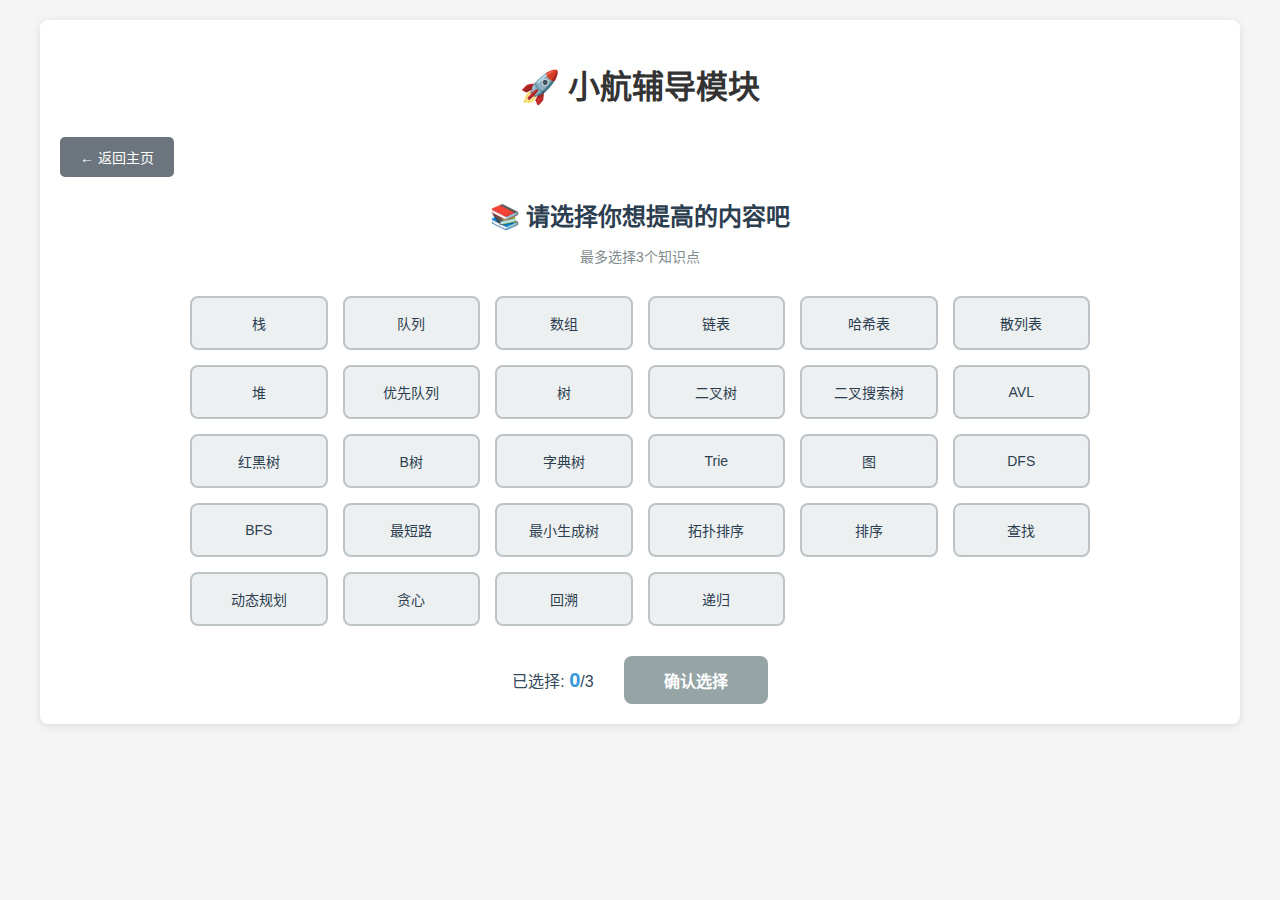
<file: static/xiaohang.html>
<!DOCTYPE html>
<html lang="zh-CN">
<head>
    <meta charset="UTF-8">
    <meta name="viewport" content="width=device-width, initial-scale=1.0">
    <title>小航辅导模块 - ProgramMate</title>
    
    <!-- 引入marked.js和代码高亮 -->
    <script src="/static/js/marked.min.js"></script>
    <link rel="stylesheet" href="/static/css/github.min.css">
    <script src="/static/js/highlight.min.js"></script>
    
    <!-- 引入KaTeX -->
    <link rel="stylesheet" href="/static/css/katex.min.css">
    <script defer src="/static/js/katex.min.js"></script>
    <script defer src="/static/js/auto-render.min.js"></script>
    
    <!-- 引入样式 -->
    <link rel="stylesheet" href="/static/styles.css">
    <link rel="stylesheet" href="/static/xiaohang.css">
</head>
<body>
    <div class="container">
        <h1>🚀 小航辅导模块</h1>
        
        <!-- 返回主页按钮 -->
        <div class="back-button">
            <button onclick="window.location.href='/'">← 返回主页</button>
        </div>
        
        <!-- 阶段1: 知识点选择 -->
        <div id="stage-selection" class="stage active">
            <h2>📚 请选择你想提高的内容吧</h2>
            <p class="hint">最多选择3个知识点</p>
            
            <div class="knowledge-grid" id="knowledge-grid">
                <!-- 知识点按钮将通过JavaScript动态生成 -->
            </div>
            
            <div class="selection-info">
                <span>已选择: <span id="selected-count">0</span>/3</span>
                <button id="confirm-btn" class="confirm-btn" onclick="confirmSelection()" disabled>确认选择</button>
            </div>
        </div>
        
        <!-- 阶段2: 编程练习 -->
        <div id="stage-practice" class="stage">
            <div class="practice-header">
                <h2>💡 编程练习</h2>
                <div class="difficulty-badge">
                    <span>当前难度: </span>
                    <span id="current-difficulty" class="badge">简单</span>
                </div>
                <div class="progress-info">
                    <span>已完成: <span id="completed-count">0</span>/3</span>
                </div>
            </div>
            
            <!-- 题目显示区域 -->
            <div class="problem-section">
                <div class="section-header">
                    <h3>📝 题目</h3>
                    <button onclick="generateNewProblem()" class="refresh-btn">🔄 生成新题</button>
                </div>
                <div id="problem-display" class="problem-display markdown-body">
                    <p class="loading">正在生成题目...</p>
                </div>
            </div>
            
            <!-- 主要内容区域 -->
            <div class="practice-content">
                <!-- 左侧: 代码编辑区 -->
                <div class="code-section">
                    <div class="section-header">
                        <h3>💻 代码编辑器</h3>
                        <button onclick="submitCode()" class="submit-btn">提交代码</button>
                    </div>
                    <textarea id="code-editor" class="code-editor" placeholder="在这里编写你的C语言代码..."></textarea>
                    
                    <!-- 代码评判结果 -->
                    <div id="judgment-result" class="judgment-result" style="display: none;">
                        <h4>📊 评判结果</h4>
                        <div id="judgment-content" class="markdown-body"></div>
                    </div>
                </div>
                
                <!-- 右侧: 辅导按钮区 -->
                <div class="guidance-section">
                    <h3>🎯 智能辅导</h3>
                    <div class="guidance-buttons">
                        <button class="guidance-btn" onclick="getGuidance('思路')" data-type="思路">
                            <span class="btn-icon">💭</span>
                            <span class="btn-text">5步启发式</span>
                            <span class="btn-desc">简洁思路引导</span>
                        </button>
                        
                        <button class="guidance-btn" onclick="getGuidance('框架')" data-type="框架">
                            <span class="btn-icon">🏗️</span>
                            <span class="btn-text">智能审题</span>
                            <span class="btn-desc">核心函数框架</span>
                        </button>
                        
                        <button class="guidance-btn" onclick="getGuidance('伪代码')" data-type="伪代码">
                            <span class="btn-icon">📋</span>
                            <span class="btn-text">代码分析</span>
                            <span class="btn-desc">伪代码补充</span>
                        </button>
                        
                        <button class="guidance-btn" onclick="getGuidance('核心语句')" data-type="核心语句">
                            <span class="btn-icon">🔑</span>
                            <span class="btn-text">关键点拨</span>
                            <span class="btn-desc">核心代码框架</span>
                        </button>
                        
                        <button class="guidance-btn complete-btn" onclick="getGuidance('完整代码')" data-type="完整代码">
                            <span class="btn-icon">✅</span>
                            <span class="btn-text">正确代码</span>
                            <span class="btn-desc">查看完整实现</span>
                        </button>
                    </div>
                    
                    <!-- 辅导内容显示区 -->
                    <div id="guidance-display" class="guidance-display" style="display: none;">
                        <div class="guidance-header">
                            <h4 id="guidance-title">辅导内容</h4>
                            <button onclick="closeGuidance()" class="close-btn">✕</button>
                        </div>
                        <div id="guidance-content" class="markdown-body"></div>
                    </div>
                </div>
            </div>
            
            <!-- 重新开始按钮 -->
            <div class="restart-section">
                <button onclick="restartSession()" class="restart-btn">🔄 重新选择知识点</button>
            </div>
        </div>
    </div>
    
    <script src="/static/xiaohang.js"></script>
</body>
</html>
</file>
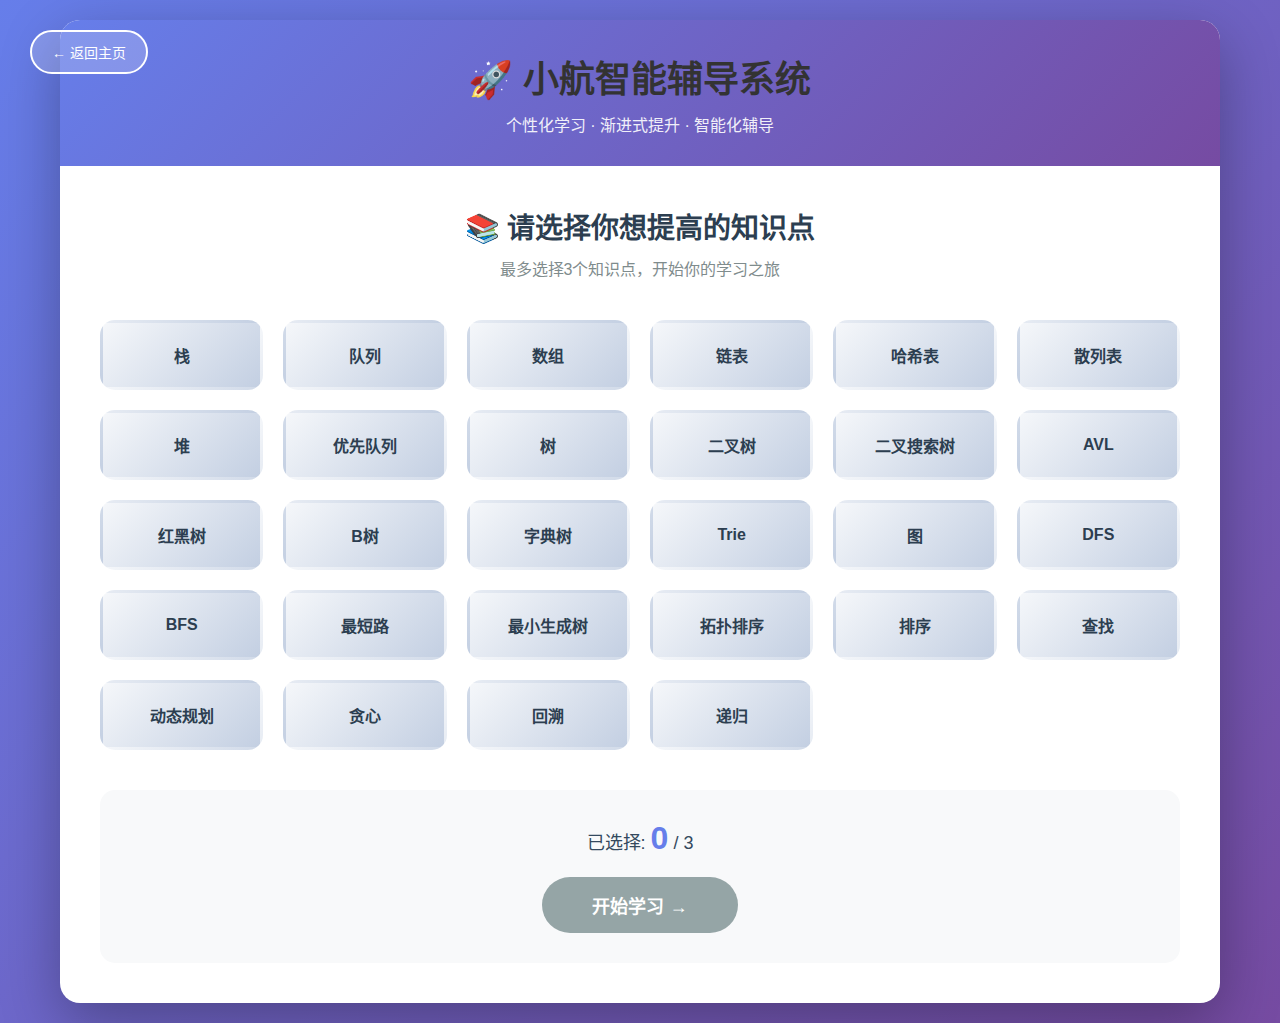
<file: static/xiaohang_v2.html>
<!DOCTYPE html>
<html lang="zh-CN">
<head>
    <meta charset="UTF-8">
    <meta name="viewport" content="width=device-width, initial-scale=1.0">
    <title>小航辅导模块 - ProgramMate</title>
    
    <!-- 引入依赖 -->
    <script src="/static/js/marked.min.js"></script>
    <link rel="stylesheet" href="/static/css/github.min.css">
    <script src="/static/js/highlight.min.js"></script>
    <link rel="stylesheet" href="/static/css/katex.min.css">
    <script defer src="/static/js/katex.min.js"></script>
    <script defer src="/static/js/auto-render.min.js"></script>
    <link rel="stylesheet" href="/static/styles.css">
    
    <style>
        * {
            margin: 0;
            padding: 0;
            box-sizing: border-box;
        }
        
        body {
            font-family: -apple-system, BlinkMacSystemFont, 'Segoe UI', Roboto, 'Helvetica Neue', Arial, sans-serif;
            background: linear-gradient(135deg, #667eea 0%, #764ba2 100%);
            min-height: 100vh;
            padding: 20px;
        }
        
        .main-container {
            max-width: 1400px;
            margin: 0 auto;
            background: white;
            border-radius: 20px;
            box-shadow: 0 20px 60px rgba(0,0,0,0.3);
            overflow: hidden;
        }
        
        .header {
            background: linear-gradient(135deg, #667eea 0%, #764ba2 100%);
            color: white;
            padding: 30px;
            text-align: center;
        }
        
        .header h1 {
            font-size: 36px;
            margin-bottom: 10px;
        }
        
        .header p {
            font-size: 16px;
            opacity: 0.9;
        }
        
        .back-btn {
            position: absolute;
            top: 30px;
            left: 30px;
            padding: 10px 20px;
            background: rgba(255,255,255,0.2);
            color: white;
            border: 2px solid white;
            border-radius: 25px;
            cursor: pointer;
            font-size: 14px;
            transition: all 0.3s;
        }
        
        .back-btn:hover {
            background: white;
            color: #667eea;
        }
        
        .content {
            padding: 40px;
        }
        
        /* 阶段容器 */
        .stage {
            display: none;
        }
        
        .stage.active {
            display: block;
            animation: fadeIn 0.5s;
        }
        
        @keyframes fadeIn {
            from { opacity: 0; transform: translateY(20px); }
            to { opacity: 1; transform: translateY(0); }
        }
        
        /* 知识点选择 */
        .selection-title {
            text-align: center;
            margin-bottom: 40px;
        }
        
        .selection-title h2 {
            font-size: 28px;
            color: #2c3e50;
            margin-bottom: 10px;
        }
        
        .selection-title .hint {
            color: #7f8c8d;
            font-size: 16px;
        }
        
        .knowledge-grid {
            display: grid;
            grid-template-columns: repeat(auto-fill, minmax(140px, 1fr));
            gap: 20px;
            margin-bottom: 40px;
        }
        
        .knowledge-btn {
            padding: 20px;
            background: linear-gradient(135deg, #f5f7fa 0%, #c3cfe2 100%);
            border: 3px solid transparent;
            border-radius: 15px;
            cursor: pointer;
            font-size: 16px;
            font-weight: 600;
            color: #2c3e50;
            transition: all 0.3s;
            text-align: center;
        }
        
        .knowledge-btn:hover {
            transform: translateY(-5px);
            box-shadow: 0 10px 25px rgba(0,0,0,0.15);
        }
        
        .knowledge-btn.selected {
            background: linear-gradient(135deg, #667eea 0%, #764ba2 100%);
            border-color: #667eea;
            color: white;
            transform: scale(1.05);
        }
        
        .knowledge-btn.disabled {
            opacity: 0.4;
            cursor: not-allowed;
        }
        
        .selection-footer {
            text-align: center;
            padding: 30px;
            background: #f8f9fa;
            border-radius: 15px;
        }
        
        .selection-info {
            font-size: 18px;
            margin-bottom: 20px;
            color: #34495e;
        }
        
        .selected-count {
            font-size: 32px;
            font-weight: bold;
            color: #667eea;
        }
        
        .confirm-btn {
            padding: 15px 50px;
            background: linear-gradient(135deg, #667eea 0%, #764ba2 100%);
            color: white;
            border: none;
            border-radius: 30px;
            font-size: 18px;
            font-weight: bold;
            cursor: pointer;
            transition: all 0.3s;
            box-shadow: 0 5px 15px rgba(102, 126, 234, 0.4);
        }
        
        .confirm-btn:hover:not(:disabled) {
            transform: translateY(-2px);
            box-shadow: 0 8px 20px rgba(102, 126, 234, 0.6);
        }
        
        .confirm-btn:disabled {
            background: #95a5a6;
            cursor: not-allowed;
            box-shadow: none;
        }
        
        /* 练习阶段 */
        .practice-header {
            display: flex;
            justify-content: space-between;
            align-items: center;
            margin-bottom: 30px;
            padding: 20px;
            background: linear-gradient(135deg, #667eea 0%, #764ba2 100%);
            border-radius: 15px;
            color: white;
        }
        
        .practice-header h2 {
            font-size: 24px;
        }
        
        .badge {
            padding: 8px 20px;
            border-radius: 20px;
            font-weight: bold;
            font-size: 14px;
        }
        
        .badge.简单 {
            background: #2ecc71;
            color: white;
        }
        
        .badge.中等 {
            background: #f39c12;
            color: white;
        }
        
        .badge.困难 {
            background: #e74c3c;
            color: white;
        }
        
        .problem-section {
            background: #f8f9fa;
            border-radius: 15px;
            padding: 30px;
            margin-bottom: 30px;
            border: 2px solid #e9ecef;
        }
        
        .section-header {
            display: flex;
            justify-content: space-between;
            align-items: center;
            margin-bottom: 20px;
        }
        
        .section-header h3 {
            font-size: 20px;
            color: #2c3e50;
        }
        
        .refresh-btn {
            padding: 10px 20px;
            background: #3498db;
            color: white;
            border: none;
            border-radius: 8px;
            cursor: pointer;
            transition: all 0.3s;
        }
        
        .refresh-btn:hover {
            background: #2980b9;
        }
        
        .problem-display {
            background: white;
            padding: 25px;
            border-radius: 10px;
            min-height: 200px;
            line-height: 1.8;
        }
        
        .practice-content {
            display: grid;
            grid-template-columns: 1fr 1fr;
            gap: 30px;
            align-items: start;
        }
        
        @media (max-width: 1200px) {
            .practice-content {
                grid-template-columns: 1fr;
            }
        }
        
        .code-section, .guidance-section {
            background: #f8f9fa;
            border-radius: 15px;
            padding: 25px;
            border: 2px solid #e9ecef;
            min-height: 500px;
            max-height: 800px;
            overflow-y: auto;
        }
        
        .code-editor {
            width: 100%;
            min-height: 400px;
            padding: 20px;
            font-family: 'Courier New', monospace;
            font-size: 14px;
            border: 2px solid #dee2e6;
            border-radius: 10px;
            resize: vertical;
            background: #ffffff;
        }
        
        .submit-btn {
            margin-top: 15px;
            padding: 12px 30px;
            background: #27ae60;
            color: white;
            border: none;
            border-radius: 8px;
            font-size: 16px;
            font-weight: bold;
            cursor: pointer;
            transition: all 0.3s;
        }
        
        .submit-btn:hover {
            background: #229954;
            transform: translateY(-2px);
        }
        
        .guidance-buttons {
            display: flex;
            flex-direction: column;
            gap: 15px;
        }
        
        .guidance-btn {
            padding: 20px;
            background: white;
            border: 2px solid #dee2e6;
            border-radius: 12px;
            cursor: pointer;
            transition: all 0.3s;
            text-align: left;
        }
        
        .guidance-btn:hover {
            border-color: #667eea;
            background: #f0f3ff;
            transform: translateX(5px);
        }
        
        .guidance-btn .btn-icon {
            font-size: 28px;
            display: block;
            margin-bottom: 8px;
        }
        
        .guidance-btn .btn-text {
            font-size: 16px;
            font-weight: bold;
            color: #2c3e50;
            display: block;
            margin-bottom: 5px;
        }
        
        .guidance-btn .btn-desc {
            font-size: 13px;
            color: #7f8c8d;
        }
        
        .judgment-result, .guidance-display {
            margin-top: 20px;
            padding: 20px;
            background: white;
            border: 2px solid #3498db;
            border-radius: 10px;
        }
        
        .restart-section {
            text-align: center;
            margin-top: 40px;
        }
        
        .restart-btn {
            padding: 15px 40px;
            background: #e74c3c;
            color: white;
            border: none;
            border-radius: 30px;
            font-size: 16px;
            cursor: pointer;
            transition: all 0.3s;
        }
        
        .restart-btn:hover {
            background: #c0392b;
            transform: scale(1.05);
        }
        
        .loading {
            text-align: center;
            color: #7f8c8d;
            font-style: italic;
            padding: 40px;
            display: flex;
            align-items: center;
            justify-content: center;
            gap: 10px;
        }
        
        .loading::before {
            content: '';
            width: 20px;
            height: 20px;
            border: 3px solid #e9ecef;
            border-top-color: #667eea;
            border-radius: 50%;
            animation: spin 1s linear infinite;
        }
        
        @keyframes spin {
            to { transform: rotate(360deg); }
        }
        
        /* 问号问题高亮样式 */
        .question-highlight {
            color: #e67e22 !important;
            font-weight: 600;
            background: linear-gradient(120deg, #f39c12 0%, #e67e22 100%);
            -webkit-background-clip: text;
            -webkit-text-fill-color: transparent;
            background-clip: text;
        }
        
        .close-btn {
            background: #e74c3c;
            color: white;
            border: none;
            border-radius: 50%;
            width: 35px;
            height: 35px;
            cursor: pointer;
            font-size: 20px;
            transition: all 0.3s;
        }
        
        .close-btn:hover {
            background: #c0392b;
            transform: rotate(90deg);
        }
        
        /* 难度切换按钮样式 */
        .difficulty-buttons-container {
            margin: 20px 0 !important;
            padding: 0 !important;
        }
        
        .difficulty-switch-btn {
            display: block !important;
            width: 100% !important;
            padding: 15px 25px !important;
            margin: 0 0 12px 0 !important;
            border: none !important;
            border-radius: 12px !important;
            cursor: pointer !important;
            font-weight: bold !important;
            font-size: 15px !important;
            text-align: left !important;
            transition: all 0.3s !important;
            color: white !important;
            background: linear-gradient(135deg, #667eea 0%, #764ba2 100%) !important;
            box-shadow: 0 4px 15px rgba(102, 126, 234, 0.3) !important;
        }
        
        .difficulty-switch-btn:hover {
            transform: translateY(-2px) !important;
            box-shadow: 0 6px 20px rgba(102, 126, 234, 0.5) !important;
        }
        
        .difficulty-switch-btn:last-child {
            margin-bottom: 0 !important;
        }
        
        /* 恭喜消息动画 */
        @keyframes celebrationPulse {
            0%, 100% {
                transform: scale(1);
                box-shadow: 0 4px 20px rgba(79, 172, 254, 0.4);
            }
            50% {
                transform: scale(1.02);
                box-shadow: 0 6px 30px rgba(79, 172, 254, 0.6);
            }
        }
    </style>
</head>
<body>
    <button class="back-btn" onclick="window.location.href='/'">← 返回主页</button>
    
    <div class="main-container">
        <div class="header">
            <h1>🚀 小航智能辅导系统</h1>
            <p>个性化学习 · 渐进式提升 · 智能化辅导</p>
        </div>
        
        <div class="content">
            <!-- 阶段1: 知识点选择 -->
            <div id="stage-selection" class="stage active">
                <div class="selection-title">
                    <h2>📚 请选择你想提高的知识点</h2>
                    <p class="hint">最多选择3个知识点，开始你的学习之旅</p>
                </div>
                
                <div class="knowledge-grid" id="knowledge-grid">
                    <!-- JavaScript动态生成 -->
                </div>
                
                <div class="selection-footer">
                    <div class="selection-info">
                        已选择: <span class="selected-count" id="selected-count">0</span> / 3
                    </div>
                    <button id="confirm-btn" class="confirm-btn" onclick="confirmSelection()" disabled>
                        开始学习 →
                    </button>
                </div>
            </div>
            
            <!-- 阶段2: 编程练习 -->
            <div id="stage-practice" class="stage">
                <div class="practice-header">
                    <h2>💡 编程练习</h2>
                    <div style="display: flex; align-items: center; gap: 20px;">
                        <div>
                            <span>难度: </span>
                            <span id="current-difficulty" class="badge 简单">简单</span>
                            <span style="margin-left: 20px;">进度: <span id="completed-count">0</span>/3</span>
                        </div>
                        <button onclick="showKnowledgeSeeking()" style="padding: 10px 20px; background: rgba(255,255,255,0.3); color: white; border: 2px solid white; border-radius: 25px; cursor: pointer; font-size: 14px; font-weight: bold; transition: all 0.3s;" onmouseover="this.style.background='white'; this.style.color='#667eea';" onmouseout="this.style.background='rgba(255,255,255,0.3)'; this.style.color='white';">
                            📖 知识点总结
                        </button>
                    </div>
                </div>
                
                <!-- 题目区域 -->
                <div class="problem-section">
                    <div class="section-header">
                        <h3>📝 题目</h3>
                        <button onclick="generateNewProblem()" class="refresh-btn">🔄 换一题</button>
                    </div>
                    <div id="problem-display" class="problem-display markdown-body">
                        <p class="loading"></p>
                    </div>
                </div>
                
                <!-- 主要内容 -->
                <div class="practice-content">
                    <!-- 左侧: 代码编辑 -->
                    <div class="code-section">
                        <h3>💻 代码编辑器</h3>
                        <textarea id="code-editor" class="code-editor" placeholder="在这里编写你的C语言代码...

示例:
#include <stdio.h>

int main() {
    // 你的代码
    return 0;
}"></textarea>
                        <button onclick="submitCode()" class="submit-btn">提交代码 ✓</button>
                        
                        <div id="judgment-result" class="judgment-result" style="display: none;">
                            <h4>📊 评判结果</h4>
                            <div id="judgment-content" class="markdown-body"></div>
                        </div>
                    </div>
                    
                    <!-- 右侧: 智能辅导 -->
                    <div class="guidance-section">
                        <h3>🎯 智能辅导</h3>
                        <div class="guidance-buttons">
                            <button class="guidance-btn" onclick="getGuidance('思路')">
                                <span class="btn-icon">💭</span>
                                <span class="btn-text">智能审题</span>
                                <span class="btn-desc">简洁思路引导</span>
                            </button>
                            
                            <button class="guidance-btn" onclick="getGuidance('框架')">
                                <span class="btn-icon">🏗️</span>
                                <span class="btn-text">代码框架</span>
                                <span class="btn-desc">核心函数框架</span>
                            </button>
                            
                            <button class="guidance-btn" onclick="getGuidance('伪代码')">
                                <span class="btn-icon">📋</span>
                                <span class="btn-text">代码分析</span>
                                <span class="btn-desc">伪代码补充</span>
                            </button>
                            
                            <button class="guidance-btn" onclick="getGuidance('核心语句')">
                                <span class="btn-icon">🔑</span>
                                <span class="btn-text">关键点拨</span>
                                <span class="btn-desc">核心代码框架</span>
                            </button>
                            
                            <button class="guidance-btn" onclick="getCorrectAnswer()" style="background: linear-gradient(135deg, #a8e6cf 0%, #7ed6a8 100%); color: #2c3e50; border-color: #7ed6a8;">
                                <span class="btn-icon">✅</span>
                                <span class="btn-text">正确答案</span>
                                <span class="btn-desc">查看完整代码</span>
                            </button>
                        </div>
                        
                        <div id="guidance-display" class="guidance-display" style="display: none;">
                            <div style="display: flex; justify-content: space-between; align-items: center; margin-bottom: 15px;">
                                <h4 id="guidance-title">辅导内容</h4>
                                <button onclick="closeGuidance()" class="close-btn">✕</button>
                            </div>
                            <div id="guidance-content" class="markdown-body"></div>
                        </div>
                    </div>
                </div>
                
                <div class="restart-section">
                    <button onclick="restartSession()" class="restart-btn">🔄 重新选择知识点</button>
                </div>
            </div>
        </div>
    </div>
    
    <script src="/static/xiaohang_enhanced.js"></script>
</body>
</html>
</file>
<file: static/styles.css>
body {
    font-family: 'Microsoft YaHei', sans-serif;
    max-width: 1200px;
    margin: 0 auto;
    padding: 20px;
    background-color: #f5f5f5;
}

h1 {
    color: #333;
    text-align: center;
    margin-bottom: 30px;
}

.container {
    background-color: white;
    border-radius: 8px;
    padding: 20px;
    box-shadow: 0 2px 10px rgba(0, 0, 0, 0.1);
}

/* 导航栏样式 */
.nav-bar {
    display: flex;
    gap: 10px;
    margin-bottom: 30px;
    justify-content: center;
    border-bottom: 2px solid #f0f0f0;
    padding-bottom: 15px;
}

.nav-btn {
    padding: 12px 24px;
    border: none;
    border-radius: 6px;
    background-color: #e0e0e0;
    color: #666;
    font-size: 16px;
    cursor: pointer;
    transition: all 0.3s;
    font-weight: 500;
}

.nav-btn.active {
    background-color: #2196F3;
    color: white;
    box-shadow: 0 2px 8px rgba(33, 150, 243, 0.3);
}

.nav-btn:hover {
    background-color: #1976D2;
    color: white;
}

/* 页面容器 */
.page {
    display: none;
}

.page.active {
    display: block;
}

/* 编程助教页面样式 */
.input-area {
    margin-bottom: 20px;
}

textarea {
    width: 100%;
    height: 150px;
    padding: 10px;
    border: 1px solid #ddd;
    border-radius: 4px;
    resize: vertical;
    font-size: 16px;
    font-family: inherit;
    box-sizing: border-box;
}

.reference-area {
    margin-bottom: 20px;
}

/* 语言选择区域样式 */
.language-selection {
    margin-bottom: 20px;
}

.language-buttons {
    display: flex;
    gap: 10px;
    margin-top: 10px;
}

.language-btn {
    padding: 10px 20px;
    border: 2px solid #2196F3;
    border-radius: 6px;
    background-color: white;
    color: #2196F3;
    font-size: 16px;
    cursor: pointer;
    transition: all 0.3s;
    font-weight: 500;
    min-width: 100px;
}

.language-btn.active {
    background-color: #2196F3;
    color: white;
    box-shadow: 0 2px 8px rgba(33, 150, 243, 0.3);
}

.language-btn:hover {
    background-color: #1976D2;
    color: white;
    border-color: #1976D2;
}

.button-group {
    display: flex;
    gap: 10px;
    margin-bottom: 20px;
    flex-wrap: wrap;
}

.button-group button {
    flex: 1;
    min-width: 120px;
    padding: 10px 15px;
    border: none;
    border-radius: 4px;
    background-color: #4CAF50;
    color: white;
    font-size: 16px;
    cursor: pointer;
    transition: background-color 0.3s;
}

.button-group button:hover {
    background-color: #45a049;
}

.button-group button:disabled {
    background-color: #cccccc;
    cursor: not-allowed;
}

/* 追问按钮样式 */
.chat-btn {
    background: linear-gradient(135deg, #667eea 0%, #764ba2 100%) !important;
    color: white !important;
    font-weight: bold;
    box-shadow: 0 2px 8px rgba(102, 126, 234, 0.3);
    border: none !important;
}

.chat-btn:hover {
    background: linear-gradient(135deg, #5a6fd8 0%, #6a4190 100%) !important;
    box-shadow: 0 4px 12px rgba(102, 126, 234, 0.4);
    transform: translateY(-1px);
}

/* 锁定按钮样式 */
.lock-btn {
    padding: 6px 12px;
    border: 1px solid #ccc;
    border-radius: 4px;
    background-color: #f5f5f5;
    color: #666;
    font-size: 12px;
    cursor: not-allowed;
    margin-left: 10px;
    transition: all 0.3s;
    opacity: 0.7;
    pointer-events: none; /* 禁用所有鼠标事件 */
}

.lock-btn:hover {
    background-color: #f5f5f5; /* 保持原色不变 */
    border-color: #ccc; /* 保持原色不变 */
}

.output-area {
    margin-top: 20px;
    border: 1px solid #ddd;
    border-radius: 4px;
    padding: 15px;
    min-height: 200px;
    max-height: 500px;
    overflow-y: auto;
    background-color: #f9f9f9;
    line-height: 1.5;
}

/* 智能出题页面样式 */
.form-group {
    margin-bottom: 20px;
}

.form-label {
    font-weight: bold;
    margin-bottom: 10px;
    color: #333;
    display: block;
}

.form-row {
    display: flex;
    gap: 20px;
    flex-wrap: wrap;
}

.form-col {
    flex: 1;
    min-width: 200px;
}

select, input[type="number"] {
    width: 100%;
    padding: 10px;
    border: 1px solid #ddd;
    border-radius: 4px;
    font-size: 16px;
    font-family: inherit;
    box-sizing: border-box;
}

.checkbox-group {
    display: flex;
    flex-wrap: wrap;
    gap: 15px;
    margin-top: 10px;
}

.checkbox-item {
    display: flex;
    align-items: center;
    gap: 5px;
}

.checkbox-item input[type="checkbox"] {
    width: auto;
}

.generate-btn {
    width: 100%;
    margin-top: 20px;
    padding: 12px 24px;
    border: none;
    border-radius: 4px;
    background-color: #4CAF50;
    color: white;
    font-size: 16px;
    cursor: pointer;
    transition: background-color 0.3s;
}

.generate-btn:hover {
    background-color: #45a049;
}

.generate-btn:disabled {
    background-color: #cccccc;
    cursor: not-allowed;
}

/* 导出按钮样式 */
.export-btn {
    width: 100%;
    margin-top: 10px;
    padding: 12px 24px;
    border: none;
    border-radius: 4px;
    background-color: #2196F3;
    color: white;
    font-size: 16px;
    cursor: pointer;
    transition: background-color 0.3s;
}

.export-btn:hover {
    background-color: #1976D2;
}

.export-btn:disabled {
    background-color: #cccccc;
    cursor: not-allowed;
}

.questions-area {
    margin-top: 20px;
    border: 1px solid #ddd;
    border-radius: 4px;
    padding: 20px;
    min-height: 300px;
    background-color: #f9f9f9;
    line-height: 1.6;
}

/* 通用样式 */
.stage-label {
    font-weight: bold;
    margin-bottom: 10px;
    color: #333;
}

.loading {
    display: inline-block;
    width: 20px;
    height: 20px;
    border: 3px solid rgba(0, 0, 0, 0.1);
    border-radius: 50%;
    border-top-color: #4CAF50;
    animation: spin 1s ease-in-out infinite;
    margin-left: 10px;
    vertical-align: middle;
}

@keyframes spin {
    to { transform: rotate(360deg); }
}

/* Markdown样式 */
.markdown-body pre {
    background-color: #f6f8fa;
    border-radius: 3px;
    padding: 16px;
    overflow: auto;
}

.markdown-body code {
    font-family: 'SFMono-Regular', Consolas, 'Liberation Mono', Menlo, monospace;
    background-color: rgba(27, 31, 35, 0.05);
    border-radius: 3px;
    padding: 0.2em 0.4em;
}

.markdown-body pre code {
    background-color: transparent;
    padding: 0;
}

/* 测试点生成页面样式 */
#testcase-page textarea {
    min-height: 150px;
    font-family: 'Courier New', monospace;
}

#code-input {
    min-height: 300px;
    font-size: 14px;
}

#problem-description {
    min-height: 100px;
}

#testcase-output {
    min-height: 400px;
    max-height: 600px;
    overflow-y: auto;
}

/* 智能助教页面样式 */
.chat-container {
    display: flex;
    flex-direction: column;
    height: 70vh;
    border: 1px solid #bdc3c7;
    border-radius: 10px;
    overflow: hidden;
}

.chat-header {
    display: flex;
    justify-content: space-between;
    align-items: center;
    padding: 15px;
    background-color: #3498db;
    color: white;
}

.chat-header h2 {
    margin: 0;
    font-size: 1.5em;
}

.reset-btn {
    background-color: #e74c3c;
    padding: 8px 16px;
    font-size: 0.9em;
}

.reset-btn:hover {
    background-color: #c0392b;
}

.chat-history {
    flex: 1;
    overflow-y: auto;
    padding: 20px;
    background-color: #fdfdfd;
}

.message {
    margin-bottom: 15px;
    padding: 10px 15px;
    border-radius: 10px;
    max-width: 80%;
}

.message.user {
    background-color: #3498db;
    color: white;
    margin-left: auto;
    /* 移除text-align: right，让文本左对齐 */
}

.message.assistant {
    background-color: #ecf0f1;
    color: #2c3e50;
    margin-right: auto;
}

.message.assessment {
    background-color: #f39c12;
    color: white;
    text-align: center;
    margin: 20px auto;
    font-weight: bold;
    border-radius: 20px;
    padding: 15px;
}

.chat-input-area {
    padding: 15px;
    border-top: 1px solid #bdc3c7;
    background-color: white;
}

.input-options {
    display: flex;
    gap: 10px;
    margin-bottom: 10px;
}

.mode-btn {
    background-color: #ecf0f1;
    color: #7f8c8d;
    border: none;
    padding: 8px 16px;
    border-radius: 20px;
    cursor: pointer;
}

.mode-btn.active {
    background-color: #3498db;
    color: white;
}

#tutor-user-input {
    width: 100%;
    margin-bottom: 10px;
    font-family: 'Segoe UI', Tahoma, Geneva, Verdana, sans-serif;
}

.send-btn {
    width: 100%;
    padding: 12px;
    font-size: 16px;
}

/* 导航栏样式调整 */
.nav-bar {
    display: flex;
    gap: 10px;
    margin-bottom: 20px;
}

.nav-btn {
    flex: 1;
    padding: 10px 20px;
    border: 2px solid #007bff;
    background: white;
    color: #007bff;
    border-radius: 5px;
    cursor: pointer;
    transition: all 0.3s;
}

.nav-btn.active {
    background: #007bff;
    color: white;
}

.nav-btn:hover {
    background: #0056b3;
    color: white;
}


/* ==================== 小航辅导模块样式 ==================== */

/* 小航辅导导航按钮 */
.nav-btn.xiaohang-btn {
    background: linear-gradient(135deg, #667eea 0%, #764ba2 100%);
    color: white;
    border: none;
}

.nav-btn.xiaohang-btn:hover {
    background: linear-gradient(135deg, #5a6fd8 0%, #6a4190 100%);
}

.nav-btn.xiaohang-btn.active {
    background: linear-gradient(135deg, #5a6fd8 0%, #6a4190 100%);
    box-shadow: 0 4px 15px rgba(102, 126, 234, 0.4);
}

/* 小航辅导阶段容器 */
.xiaohang-stage {
    display: none;
}

.xiaohang-stage.active {
    display: block;
}

/* 知识点选择标题 */
.xiaohang-selection-title {
    text-align: center;
    margin-bottom: 30px;
}

.xiaohang-selection-title h2 {
    color: #2c3e50;
    margin-bottom: 10px;
}

.xiaohang-selection-title .hint {
    color: #7f8c8d;
    font-size: 14px;
}

/* 控制结构图例 */
.xiaohang-control-legend {
    display: flex;
    justify-content: center;
    gap: 30px;
    margin-bottom: 25px;
    padding: 15px;
    background: #f8f9fa;
    border-radius: 12px;
}

.legend-item {
    display: flex;
    align-items: center;
    gap: 8px;
    font-size: 14px;
    color: #2c3e50;
}

.legend-color {
    width: 20px;
    height: 20px;
    border-radius: 4px;
}

.legend-color.sequence {
    background: #3498db;
}

.legend-color.selection {
    background: #e74c3c;
}

.legend-color.loop {
    background: #27ae60;
}

/* 知识点网格 */
.xiaohang-knowledge-grid {
    display: grid;
    grid-template-columns: repeat(auto-fill, minmax(100px, 1fr));
    gap: 12px;
    margin-bottom: 30px;
}

.xiaohang-knowledge-btn {
    padding: 12px 16px;
    border: 2px solid #dee2e6;
    border-radius: 10px;
    background: white;
    color: #2c3e50;
    font-size: 14px;
    cursor: pointer;
    transition: all 0.3s;
}

.xiaohang-knowledge-btn:hover {
    border-color: #667eea;
    background: #f0f3ff;
}

.xiaohang-knowledge-btn.selected {
    background: linear-gradient(135deg, #667eea 0%, #764ba2 100%);
    color: white;
    border-color: transparent;
}

.xiaohang-knowledge-btn.disabled {
    opacity: 0.5;
    cursor: not-allowed;
}

/* 选择底部 */
.xiaohang-selection-footer {
    display: flex;
    justify-content: space-between;
    align-items: center;
    padding-top: 20px;
    border-top: 2px solid #f0f0f0;
}

.selection-info {
    font-size: 16px;
    color: #2c3e50;
}

.selected-count {
    font-weight: bold;
    color: #667eea;
    font-size: 20px;
}

.xiaohang-confirm-btn {
    padding: 14px 40px;
    background: linear-gradient(135deg, #667eea 0%, #764ba2 100%);
    color: white;
    border: none;
    border-radius: 25px;
    font-size: 16px;
    font-weight: bold;
    cursor: pointer;
    transition: all 0.3s;
}

.xiaohang-confirm-btn:hover:not(:disabled) {
    transform: translateY(-2px);
    box-shadow: 0 6px 20px rgba(102, 126, 234, 0.4);
}

.xiaohang-confirm-btn:disabled {
    opacity: 0.5;
    cursor: not-allowed;
}

/* 练习阶段头部 */
.xiaohang-practice-header {
    display: flex;
    justify-content: space-between;
    align-items: center;
    margin-bottom: 25px;
    padding-bottom: 15px;
    border-bottom: 2px solid #f0f0f0;
}

.xiaohang-practice-header h2 {
    color: #2c3e50;
    margin: 0;
}

.practice-info {
    display: flex;
    align-items: center;
    gap: 10px;
}

.xiaohang-badge {
    padding: 6px 16px;
    border-radius: 20px;
    font-size: 14px;
    font-weight: bold;
    color: white;
    background: linear-gradient(135deg, #667eea 0%, #764ba2 100%);
}

.xiaohang-badge.简单 {
    background: linear-gradient(135deg, #3498db 0%, #2980b9 100%);
}

.xiaohang-badge.中等 {
    background: linear-gradient(135deg, #f39c12 0%, #e67e22 100%);
}

.xiaohang-badge.困难 {
    background: linear-gradient(135deg, #e74c3c 0%, #c0392b 100%);
}

.knowledge-btn-small {
    padding: 8px 16px;
    background: #27ae60;
    color: white;
    border: none;
    border-radius: 20px;
    font-size: 13px;
    cursor: pointer;
    transition: all 0.3s;
}

.knowledge-btn-small:hover {
    background: #219a52;
}

/* 题目区域 */
.xiaohang-problem-section {
    background: #f8f9fa;
    border-radius: 12px;
    padding: 20px;
    margin-bottom: 25px;
}

.section-header {
    display: flex;
    justify-content: space-between;
    align-items: center;
    margin-bottom: 15px;
}

.section-header h3 {
    margin: 0;
    color: #2c3e50;
}

.refresh-btn {
    padding: 8px 16px;
    background: #667eea;
    color: white;
    border: none;
    border-radius: 20px;
    font-size: 13px;
    cursor: pointer;
    transition: all 0.3s;
}

.refresh-btn:hover {
    background: #5a6fd8;
}

.problem-display {
    background: white;
    border-radius: 8px;
    padding: 20px;
    min-height: 100px;
    max-height: 300px;
    overflow-y: auto;
}

/* 练习内容区域 */
.xiaohang-practice-content {
    display: grid;
    grid-template-columns: 1fr 1fr;
    gap: 25px;
    margin-bottom: 25px;
}

/* 代码编辑区域 */
.xiaohang-code-section {
    background: #f8f9fa;
    border-radius: 12px;
    padding: 20px;
}

.xiaohang-code-section h3 {
    margin: 0 0 15px 0;
    color: #2c3e50;
}

.xiaohang-code-editor {
    width: 100%;
    height: 250px;
    padding: 15px;
    border: 2px solid #dee2e6;
    border-radius: 8px;
    font-family: 'Consolas', 'Monaco', monospace;
    font-size: 14px;
    resize: vertical;
    box-sizing: border-box;
}

.xiaohang-code-editor:focus {
    border-color: #667eea;
    outline: none;
}

.xiaohang-submit-btn {
    width: 100%;
    margin-top: 15px;
    padding: 14px;
    background: linear-gradient(135deg, #27ae60 0%, #2ecc71 100%);
    color: white;
    border: none;
    border-radius: 10px;
    font-size: 16px;
    font-weight: bold;
    cursor: pointer;
    transition: all 0.3s;
}

.xiaohang-submit-btn:hover {
    transform: translateY(-2px);
    box-shadow: 0 6px 20px rgba(39, 174, 96, 0.4);
}

/* 评判结果 */
.xiaohang-judgment-result {
    margin-top: 20px;
    background: white;
    border-radius: 8px;
    padding: 15px;
    border: 2px solid #dee2e6;
}

.xiaohang-judgment-result h4 {
    margin: 0 0 10px 0;
    color: #2c3e50;
}

/* 智能辅导区域 */
.xiaohang-guidance-section {
    background: #f8f9fa;
    border-radius: 12px;
    padding: 20px;
}

.xiaohang-guidance-section h3 {
    margin: 0 0 15px 0;
    color: #2c3e50;
}

.xiaohang-guidance-buttons {
    display: flex;
    flex-direction: column;
    gap: 12px;
}

.xiaohang-guidance-btn {
    display: flex;
    align-items: center;
    gap: 12px;
    padding: 14px 18px;
    background: white;
    border: 2px solid #dee2e6;
    border-radius: 12px;
    cursor: pointer;
    transition: all 0.3s;
    text-align: left;
}

.xiaohang-guidance-btn:hover {
    border-color: #667eea;
    background: #f0f3ff;
    transform: translateX(5px);
}

.xiaohang-guidance-btn .btn-icon {
    font-size: 24px;
}

.xiaohang-guidance-btn .btn-text {
    font-weight: bold;
    color: #2c3e50;
    font-size: 14px;
}

.xiaohang-guidance-btn .btn-desc {
    font-size: 12px;
    color: #7f8c8d;
}

.xiaohang-guidance-btn.framework-btn {
    background: linear-gradient(135deg, #f0f3ff 0%, #e8ecff 100%);
    border-color: #667eea;
}

.xiaohang-guidance-btn.answer-btn {
    background: linear-gradient(135deg, #e8f5e9 0%, #c8e6c9 100%);
    border-color: #27ae60;
}

/* 辅导显示区域 */
.xiaohang-guidance-display {
    margin-top: 20px;
    background: white;
    border-radius: 12px;
    border: 2px solid #667eea;
    overflow: hidden;
}

.guidance-header {
    display: flex;
    justify-content: space-between;
    align-items: center;
    padding: 15px 20px;
    background: linear-gradient(135deg, #667eea 0%, #764ba2 100%);
    color: white;
}

.guidance-header h4 {
    margin: 0;
}

.close-btn {
    background: rgba(255,255,255,0.2);
    border: none;
    color: white;
    width: 30px;
    height: 30px;
    border-radius: 50%;
    cursor: pointer;
    font-size: 16px;
    transition: all 0.3s;
}

.close-btn:hover {
    background: rgba(255,255,255,0.3);
}

#xiaohang-guidance-content {
    padding: 20px;
    max-height: 400px;
    overflow-y: auto;
}

/* 重新开始按钮 */
.xiaohang-restart-section {
    text-align: center;
    padding-top: 20px;
    border-top: 2px solid #f0f0f0;
}

.xiaohang-restart-btn {
    padding: 12px 30px;
    background: #95a5a6;
    color: white;
    border: none;
    border-radius: 25px;
    font-size: 14px;
    cursor: pointer;
    transition: all 0.3s;
}

.xiaohang-restart-btn:hover {
    background: #7f8c8d;
}

/* 代码框架弹窗 */
.xiaohang-framework-modal {
    position: fixed;
    top: 0;
    left: 0;
    width: 100%;
    height: 100%;
    background: rgba(0,0,0,0.6);
    display: flex;
    justify-content: center;
    align-items: center;
    z-index: 1000;
}

.framework-modal-content {
    background: white;
    border-radius: 20px;
    width: 90%;
    max-width: 1200px;
    max-height: 90vh;
    overflow: hidden;
    display: flex;
    flex-direction: column;
}

.framework-modal-header {
    display: flex;
    justify-content: space-between;
    align-items: center;
    padding: 20px 30px;
    background: linear-gradient(135deg, #667eea 0%, #764ba2 100%);
    color: white;
}

.framework-modal-header h3 {
    margin: 0;
    font-size: 20px;
}

.modal-close-btn {
    background: rgba(255,255,255,0.2);
    border: none;
    color: white;
    width: 40px;
    height: 40px;
    border-radius: 50%;
    cursor: pointer;
    font-size: 20px;
    transition: all 0.3s;
}

.modal-close-btn:hover {
    background: rgba(255,255,255,0.3);
}

.framework-modal-body {
    padding: 30px;
    overflow-y: auto;
    flex: 1;
}

/* 难度切换按钮容器 */
.difficulty-buttons-container {
    display: flex;
    flex-direction: column;
    gap: 12px;
    margin: 20px 0;
}

.difficulty-switch-btn {
    padding: 15px 25px;
    background: linear-gradient(135deg, #667eea 0%, #764ba2 100%);
    color: white;
    border: none;
    border-radius: 12px;
    cursor: pointer;
    font-weight: bold;
    font-size: 15px;
    text-align: left;
    transition: all 0.3s;
    box-shadow: 0 4px 15px rgba(102, 126, 234, 0.3);
}

.difficulty-switch-btn:hover {
    transform: translateY(-2px);
    box-shadow: 0 6px 20px rgba(102, 126, 234, 0.5);
}

/* 响应式设计 */
@media (max-width: 900px) {
    .xiaohang-practice-content {
        grid-template-columns: 1fr;
    }
    
    .xiaohang-control-legend {
        flex-wrap: wrap;
        gap: 15px;
    }
    
    .framework-modal-content {
        width: 95%;
        max-height: 95vh;
    }
}


/* Mermaid 图表样式 */
.mermaid-diagram {
    background-color: #f8f9fa;
    border-radius: 8px;
    padding: 20px;
    margin: 15px 0;
    text-align: center;
    border: 1px solid #e9ecef;
    overflow-x: auto;
}

.mermaid-diagram svg {
    max-width: 100%;
    height: auto;
}

/* ISPO 分析区块样式 */
.output-area h3 {
    color: #2196F3;
    border-bottom: 2px solid #2196F3;
    padding-bottom: 8px;
    margin-top: 20px;
}

.output-area h2 {
    color: #1976D2;
    margin-top: 25px;
}

/* 图表容器响应式 */
@media (max-width: 768px) {
    .mermaid-diagram {
        padding: 10px;
    }

    .mermaid-diagram svg {
        max-width: 100%;
    }
}

/* ==================== 知识点检测页面样式 ==================== */

/* Tab 切换 */
.teaching-tabs {
    display: flex;
    gap: 10px;
    margin-bottom: 20px;
    border-bottom: 2px solid #e0e0e0;
    padding-bottom: 10px;
}

.tab-btn {
    flex: 1;
    padding: 12px 20px;
    border: none;
    border-radius: 6px;
    background-color: #f0f0f0;
    color: #666;
    font-size: 16px;
    cursor: pointer;
    transition: all 0.3s;
}

.tab-btn:hover {
    background-color: #e0e0e0;
}

.tab-btn.active {
    background-color: #2196F3;
    color: white;
    box-shadow: 0 2px 8px rgba(33, 150, 243, 0.3);
}

.tab-content {
    display: none;
}

.tab-content.active {
    display: block;
}

/* 选择卡片 */
.selection-card {
    background: #f9f9f9;
    border-radius: 8px;
    padding: 30px;
    margin-bottom: 20px;
    text-align: center;
    box-shadow: 0 2px 4px rgba(0,0,0,0.1);
    height: 650px;
    overflow-y: auto;
    box-sizing: border-box;
}

.selection-card h3 {
    color: #1976D2;
    margin-bottom: 20px;
}

/* 难度选择 */
.difficulty-selection {
    margin: 20px 0;
    display: flex;
    justify-content: center;
    gap: 20px;
    flex-wrap: wrap;
}

.difficulty-label {
    font-weight: bold;
    color: #333;
    margin-right: 10px;
}

.radio-label {
    display: inline-flex;
    align-items: center;
    cursor: pointer;
    padding: 8px 16px;
    border: 2px solid #ddd;
    border-radius: 6px;
    transition: all 0.3s;
}

.radio-label:hover {
    border-color: #2196F3;
    background: #f0f7ff;
}

.radio-label input[type="radio"] {
    margin-right: 8px;
}

.radio-label input[type="radio"]:checked + span {
    font-weight: bold;
}

/* 知识点选择 */
.topic-selection {
    margin: 20px 0;
}

.selection-hint {
    color: #666;
    margin-bottom: 15px;
}

.topic-grid {
    display: grid;
    grid-template-columns: repeat(2, 1fr);
    gap: 15px;
    margin: 20px 0;
    max-width: 700px;
    margin-left: auto;
    margin-right: auto;
}

@media (max-width: 768px) {
    .topic-grid {
        grid-template-columns: 1fr;
    }
}

.topic-option {
    padding: 15px;
    border: 2px solid #ddd;
    border-radius: 8px;
    cursor: pointer;
    transition: all 0.3s;
    display: flex;
    align-items: flex-start;
    gap: 10px;
    background: white;
    text-align: left;
}

.topic-option:hover {
    border-color: #2196F3;
    background: #f0f7ff;
    transform: translateY(-2px);
    box-shadow: 0 2px 8px rgba(33, 150, 243, 0.2);
}

.topic-option.selected {
    border-color: #2196F3;
    background: #e3f2fd;
    box-shadow: 0 2px 8px rgba(33, 150, 243, 0.3);
}

.topic-option input[type="radio"] {
    margin: 4px 0 0 0;
}

.topic-option input[type="radio"]:checked {
    accent-color: #2196F3;
}

/* 按钮样式 */
.action-btn {
    padding: 12px 30px;
    background: linear-gradient(135deg, #2196F3, #1976D2);
    color: white;
    border: none;
    border-radius: 6px;
    font-size: 16px;
    cursor: pointer;
    transition: all 0.3s;
    box-shadow: 0 2px 8px rgba(33, 150, 243, 0.3);
}

.action-btn:hover:not(:disabled) {
    transform: translateY(-2px);
    box-shadow: 0 4px 12px rgba(33, 150, 243, 0.4);
}

.action-btn:disabled {
    background: #ccc;
    cursor: not-allowed;
    box-shadow: none;
}

.secondary-btn {
    padding: 8px 16px;
    background: #f0f0f0;
    color: #666;
    border: 1px solid #ddd;
    border-radius: 4px;
    cursor: pointer;
    transition: all 0.3s;
}

.secondary-btn:hover {
    background: #e0e0e0;
    border-color: #2196F3;
}

.small-btn {
    padding: 4px 10px;
    background: #2196F3;
    color: white;
    border: none;
    border-radius: 4px;
    font-size: 12px;
    cursor: pointer;
    transition: all 0.3s;
}

.small-btn:hover {
    background: #1976D2;
}

/* 聊天区域 */
.teaching-chat-area {
    display: grid;
    grid-template-columns: 1fr 320px;
    gap: 20px;
    align-items: start;
}

@media (max-width: 1024px) {
    .teaching-chat-area {
        grid-template-columns: 1fr;
    }
}

.chat-header {
    display: flex;
    justify-content: space-between;
    align-items: center;
    margin-bottom: 15px;
    padding-bottom: 10px;
    border-bottom: 2px solid #2196F3;
}

.chat-header h3 {
    color: #1976D2;
    margin: 0;
}

.messages-container {
    background: white;
    border: 1px solid #ddd;
    border-radius: 8px;
    padding: 20px;
    min-height: 300px;
    /* 移除max-height，让容器随内容动态增长 */
    overflow-y: auto;
}

.messages-container::-webkit-scrollbar {
    width: 6px;
}

.messages-container::-webkit-scrollbar-track {
    background: #f1f1f1;
    border-radius: 3px;
}

.messages-container::-webkit-scrollbar-thumb {
    background: #c1c1c1;
    border-radius: 3px;
}

.messages-container::-webkit-scrollbar-thumb:hover {
    background: #a8a8a8;
}

.welcome-message {
    text-align: center;
    color: #999;
    padding: 40px;
    font-size: 14px;
}

.message {
    margin-bottom: 12px;
    padding: 12px 16px;
    border-radius: 12px;
    max-width: 85%;
    word-wrap: break-word;
    animation: fadeIn 0.3s ease-in;
}

@keyframes fadeIn {
    from {
        opacity: 0;
        transform: translateY(10px);
    }
    to {
        opacity: 1;
        transform: translateY(0);
    }
}

.message.user {
    background: linear-gradient(135deg, #2196F3, #1976D2);
    color: white;
    margin-left: auto;
    border-bottom-right-radius: 4px;
    box-shadow: 0 2px 8px rgba(33, 150, 243, 0.2);
}

.message.user .message-content {
    color: white;
    text-align: left;  /* 确保文本左对齐 */
}

.message.assistant {
    background: #f5f5f5;
    color: #333;
    margin-right: auto;
    border-bottom-left-radius: 4px;
    border: 1px solid #e8e8e8;
}

.message.assistant .message-content {
    color: #333;
    line-height: 1.6;
    text-align: left;  /* 确保文本左对齐 */
}

.message-content {
    font-size: 14px;
    line-height: 1.5;
}

.message-content p {
    margin: 0 0 8px 0;
}

.message-content p:last-child {
    margin-bottom: 0;
}

.message-content code {
    background: rgba(0, 0, 0, 0.06);
    padding: 2px 6px;
    border-radius: 4px;
    font-family: 'Consolas', 'Monaco', monospace;
    font-size: 13px;
}

.message-content pre {
    background: #2d2d2d;
    color: #f8f8f2;
    padding: 12px;
    border-radius: 6px;
    overflow-x: auto;
    margin: 8px 0;
}

.message-content pre code {
    background: transparent;
    color: inherit;
    padding: 0;
}

/* 聊天区域通用输入框 */
.chat-input-area {
    display: flex;
    gap: 10px;
    margin-top: 15px;
}

.chat-input-area textarea {
    flex: 1;
    min-height: 60px;
    padding: 10px;
    border: 1px solid #ddd;
    border-radius: 6px;
    resize: vertical;
    font-family: inherit;
}

.chat-input-area button {
    padding: 10px 20px;
    background: #2196F3;
    color: white;
    border: none;
    border-radius: 6px;
    cursor: pointer;
    transition: all 0.3s;
}

.chat-input-area button:hover {
    background: #1976D2;
}

/* 信息面板 */
.info-panel, .code-panel {
    background: white;
    border: 1px solid #ddd;
    border-radius: 8px;
    padding: 20px;
    box-shadow: 0 2px 4px rgba(0,0,0,0.1);
}

.info-panel h4, .code-panel h4 {
    color: #2196F3;
    margin-bottom: 15px;
    border-bottom: 2px solid #2196F3;
    padding-bottom: 8px;
    font-size: 16px;
}

.panel-header {
    display: flex;
    justify-content: space-between;
    align-items: center;
    margin-bottom: 15px;
}

.panel-header h4 {
    margin: 0;
}

/* 评分显示 */
.score-item {
    margin-bottom: 18px;
}

.score-item span {
    display: block;
    margin-bottom: 8px;
    font-size: 14px;
    color: #666;
    font-weight: 500;
}

.progress-bar {
    width: 100%;
    height: 8px;
    background: #e8e8e8;
    border-radius: 10px;
    overflow: hidden;
    box-shadow: inset 0 1px 3px rgba(0,0,0,0.1);
}

.progress-fill {
    height: 100%;
    background: linear-gradient(90deg, #2196F3, #1976D2);
    transition: width 0.6s ease;
    border-radius: 10px;
}

#knowledge-scores {
    padding: 15px;
    background: #f8f9fa;
    border-radius: 8px;
}

/* 代码面板 */
.code-panel {
    background: #1e1e1e;
    color: #d4d4d4;
}

.code-panel h4 {
    color: #4ec9b0;
    border-bottom-color: #4ec9b0;
}

.code-panel pre {
    background: #2d2d2d;
    border-radius: 4px;
    padding: 15px;
    max-height: 400px;
    overflow: auto;
    margin: 0 0 15px 0;
}

.code-panel code {
    font-family: 'Courier New', monospace;
    font-size: 14px;
    line-height: 1.5;
}

#error-progress p {
    color: #d4d4d4;
    margin-bottom: 10px;
}

.code-panel .progress-bar {
    background: #3d3d3d;
}

.code-panel .progress-fill {
    background: linear-gradient(90deg, #4ec9b0, #2ecc71);
}

/* ==================== 知识点学习新布局 ==================== */

/* 知识点学习主布局：左侧聊天，右侧进度 */
.knowledge-learning-layout {
    display: grid;
    grid-template-columns: 1.5fr 1fr;  /* 调整比例：左侧聊天框更大 */
    gap: 20px;
    align-items: start;
}

@media (max-width: 1024px) {
    .knowledge-learning-layout {
        grid-template-columns: 1fr;
    }
}

/* Chat Area Styles (Knowledge - Left - Light Theme) */
.chat-area-left {
    background: white;
    border: 1px solid #e0e0e0;
    border-radius: 12px;
    padding: 0;
    box-shadow: 0 2px 8px rgba(0,0,0,0.08);
    display: flex;
    flex-direction: column;
    height: 650px;
    max-height: 650px; /* Ensure it doesn't expand */
    position: relative;
    color: #333;
    overflow: hidden; /* Prevent container expansion */
}

.chat-area-left .chat-header {
    padding: 20px 30px;
    border-bottom: 2px solid #2196F3;
    display: flex;
    justify-content: space-between;
    align-items: center;
    background: white;
    margin-bottom: 0;
    border-top-left-radius: 12px;
    border-top-right-radius: 12px;
}

.chat-area-left .chat-header h3 {
    color: #1976D2;
    margin: 0;
    font-size: 18px;
    font-weight: 600;
}

.chat-area-left .messages-container {
    flex: 1;
    overflow-y: auto;
    margin-bottom: 0;
    background: #f8f9fa;
    padding: 30px;
    display: flex;
    flex-direction: column;
    gap: 24px;
    min-height: 0; /* Important for flex scrolling */
}

.chat-area-left .input-area {
    padding: 20px 30px;
    background: white;
    border-top: 1px solid #e0e0e0;
    display: block;
    margin-top: auto;
    border-bottom-left-radius: 12px;
    border-bottom-right-radius: 12px;
}

.chat-area-left .input-wrapper {
    position: relative;
    background: white;
    border-radius: 16px;
    border: 1px solid #e0e0e0;
    padding: 6px;
    transition: all 0.3s ease;
    box-shadow: inset 0 2px 4px rgba(0, 0, 0, 0.05);
}

.chat-area-left .input-wrapper:focus-within {
    border-color: #2196F3;
    box-shadow: 0 0 0 2px rgba(33, 150, 243, 0.2), inset 0 2px 4px rgba(0, 0, 0, 0.05);
    background: white;
}

.chat-area-left .input-wrapper textarea {
    width: 100%;
    background: transparent;
    border: none;
    color: #333;
    padding: 12px 16px;
    font-family: inherit;
    font-size: 15px;
    resize: none;
    outline: none;
    height: 60px; /* Fixed height */
    flex: none;
}

.chat-area-left .input-wrapper button {
    position: absolute;
    right: 8px;
    bottom: 8px;
    background: linear-gradient(135deg, #2196F3, #1976D2);
    color: white;
    border: none;
    border-radius: 20px;
    padding: 8px 20px;
    cursor: pointer;
    transition: all 0.3s cubic-bezier(0.4, 0, 0.2, 1);
    font-weight: 500;
    font-size: 14px;
    white-space: nowrap;
    height: 36px;
    box-shadow: 0 2px 8px rgba(33, 150, 243, 0.4);
}

.chat-area-left .input-wrapper button:hover {
    transform: translateY(-2px);
    box-shadow: 0 4px 12px rgba(33, 150, 243, 0.6);
}

.chat-area-left .input-wrapper button:active {
    transform: translateY(0);
}

.chat-area-left .message-content {
    background: #f5f5f5; /* Light gray background for assistant messages */
    color: #333;
    border: 0px solid #e0e0e0;
}

.chat-area-left .message.user .message-content {
    background: linear-gradient(135deg, #2196F3, #1976D2);
    border: 0px solid #bbdefb;
    color: #f1f1f1;
}

/* Chat Area Styles (Error Analysis - Right - Dark Theme) */
.chat-area-right {
    background: #1e1e1e; /* Dark background */
    border: 1px solid #3e3e42;
    border-radius: 0;
    padding: 0;
    box-shadow: none;
    display: flex;
    flex-direction: column;
    /* Removed min-height to let flex container control it */
    height: 100%;
    min-height: 0; /* Prevent flex item from overflowing */
    position: relative;
    color: #e0e0e0;
    overflow: hidden; /* Prevent container expansion */
}

.chat-area-right .chat-header {
    padding: 20px 30px;
    border-bottom: 1px solid #3e3e42;
    display: flex;
    justify-content: space-between;
    align-items: center;
    background: #2d2d2d;
    margin-bottom: 0;
}

.chat-area-right .chat-header h3 {
    color: #e0e0e0;
    margin: 0;
    font-size: 18px;
    font-weight: 600;
}

.chat-area-right .messages-container {
    flex: 1;
    overflow-y: auto;
    margin-bottom: 0;
    background: #1e1e1e;
    border-radius: 0;
    padding: 30px;
    display: flex;
    flex-direction: column;
    gap: 24px;
    min-height: 0; /* Important for flex scrolling */
}

.chat-area-right .input-area {
    padding: 20px 30px;
    background: #2d2d2d;
    border-top: 1px solid #3e3e42;
    box-shadow: 0 -4px 20px rgba(0, 0, 0, 0.2);
    display: block;
    margin-top: auto;
}

.chat-area-right .input-wrapper {
    position: relative;
    background: #252526;
    border-radius: 16px;
    border: 1px solid #3e3e42;
    padding: 6px;
    transition: all 0.3s ease;
    box-shadow: inset 0 2px 4px rgba(0, 0, 0, 0.1);
}

.chat-area-right .input-wrapper:focus-within {
    border-color: #4A90E2;
    box-shadow: 0 0 0 2px rgba(74, 144, 226, 0.2), inset 0 2px 4px rgba(0, 0, 0, 0.1);
    background: #2a2a2a;
}

.chat-area-right .input-wrapper textarea {
    width: 100%;
    background: transparent;
    border: none;
    color: #e0e0e0;
    padding: 12px 16px;
    font-family: inherit;
    font-size: 15px;
    resize: none;
    outline: none;
    height: 60px; /* Fixed height */
    flex: none;
}

.chat-area-right .input-wrapper button {
    position: absolute;
    right: 8px;
    bottom: 8px;
    background: linear-gradient(135deg, #4A90E2, #3A7BC8);
    color: white;
    border: none;
    border-radius: 20px;
    padding: 8px 20px;
    cursor: pointer;
    transition: all 0.3s cubic-bezier(0.4, 0, 0.2, 1);
    font-weight: 500;
    font-size: 14px;
    white-space: nowrap;
    height: 36px;
    box-shadow: 0 2px 8px rgba(74, 144, 226, 0.4);
}

.chat-area-right .input-wrapper button:hover {
    transform: translateY(-2px);
    box-shadow: 0 4px 12px rgba(74, 144, 226, 0.6);
}

.chat-area-right .input-wrapper button:active {
    transform: translateY(0);
}

/* 右侧信息面板 */
.info-panel-right {
    background: white;
    border: 1px solid #e0e0e0;
    border-radius: 12px;
    padding: 20px;
    box-shadow: 0 2px 8px rgba(0,0,0,0.08);
}

.info-panel-right h4 {
    color: #1976D2;
    margin: 0 0 15px 0;
    border-bottom: 2px solid #2196F3;
    padding-bottom: 10px;
    font-size: 16px;
    font-weight: 600;
}

.info-panel-right #knowledge-progress {
    margin-bottom: 25px;
    padding: 15px;
    background: #f8f9fa;
    border-radius: 8px;
}

.info-panel-right #knowledge-progress p {
    margin: 10px 0;
    color: #333;
    font-size: 14px;
}

.info-panel-right #knowledge-progress strong {
    color: #1976D2;
    font-weight: 600;
}

/* ==================== 错误代码分析新布局 ==================== */

/* 错误代码分析主布局：左侧代码+进度，右侧聊天 */
.error-analysis-layout {
    display: grid;
    grid-template-columns: 1fr 1fr;  /* Equal sizes */
    gap: 20px;
    align-items: stretch; /* Stretch to fill height */
    height: 650px; /* Fixed height for the layout container */
}

@media (max-width: 1024px) {
    .error-analysis-layout {
        grid-template-columns: 1fr;
        height: auto;
    }
}

/* 左侧代码区域 - 使用更柔和的暗色 */
.code-area {
    background: #f8f9fa;
    border-radius: 8px;
    padding: 20px;
    box-shadow: 0 2px 8px rgba(0,0,0,0.15);
    display: flex;
    flex-direction: column;
    border: 1px solid #e0e0e0;
    height: 100%; /* Fill parent height */
    min-height: 0; /* Prevent flex item from overflowing */
    overflow: hidden; /* Ensure content stays inside */
    box-sizing: border-box;
}

.area-header {
    display: flex;
    justify-content: space-between;
    align-items: center;
    margin-bottom: 15px;
    padding-bottom: 10px;
    border-bottom: 2px solid #5a8f5a;  /* 更柔和的绿色 */
}

.area-header h3 {
    color: #5a8f5a;
    margin: 0;
    font-size: 18px;
}

/* 复制按钮样式 */
.copy-btn {
    padding: 6px 12px;
    background: #5a8f5a;
    color: white;
    border: none;
    border-radius: 6px;
    cursor: pointer;
    font-size: 13px;
    font-weight: 500;
    transition: all 0.3s;
    display: flex;
    align-items: center;
    gap: 5px;
}

.copy-btn:hover {
    background: #4a7f4a;
    transform: translateY(-1px);
    box-shadow: 0 2px 8px rgba(90, 143, 90, 0.3);
}

.copy-btn:active {
    transform: translateY(0);
}

.copy-btn.copied {
    background: #27ae60;
}

/* 代码显示容器 - 使用更柔和的背景 */
.code-display-container {
    flex: 1;
    background: #2d2d2d;
    border-radius: 6px;
    padding: 20px;
    overflow: auto;
    /* Removed max-height to let it fill flex space */
    margin-bottom: 15px;
}

.code-display-container pre {
    margin: 0;
}

/* Dark Syntax Highlighting (Monokai-ish) */
.code-display-container .hljs-keyword,
.code-display-container .hljs-selector-tag,
.code-display-container .hljs-literal,
.code-display-container .hljs-section,
.code-display-container .hljs-link {
    color: #569cd6 !important;
}

.code-display-container .hljs-function .hljs-keyword {
    color: #569cd6 !important;
}

.code-display-container .hljs-string,
.code-display-container .hljs-title,
.code-display-container .hljs-name,
.code-display-container .hljs-type,
.code-display-container .hljs-attribute,
.code-display-container .hljs-symbol,
.code-display-container .hljs-bullet,
.code-display-container .hljs-addition,
.code-display-container .hljs-variable,
.code-display-container .hljs-template-tag,
.code-display-container .hljs-template-variable {
    color: #ce9178 !important;
}

.code-display-container .hljs-comment,
.code-display-container .hljs-quote,
.code-display-container .hljs-deletion,
.code-display-container .hljs-meta {
    color: #6a9955 !important;
}

.code-display-container .hljs-keyword,
.code-display-container .hljs-selector-tag,
.code-display-container .hljs-literal,
.code-display-container .hljs-doctag,
.code-display-container .hljs-title,
.code-display-container .hljs-section,
.code-display-container .hljs-type,
.code-display-container .hljs-selector-id {
    font-weight: bold;
}

.code-display-container code {
    font-family: 'Consolas', 'Monaco', 'Courier New', monospace;
    font-size: 14px;
    line-height: 1.6;
    color: #d4d4d4 !important; /* Default text color */
    background-color: #2d2d2d !important;
    display: block;
}

/* 覆盖 highlight.js 的默认背景 */
.code-display-container .hljs {
    background: #2d2d2d !important;
    color: #d4d4d4 !important;
}

/* 左下角进度区域 */
.progress-section {
    background: #333333;
    border-radius: 6px;
    padding: 15px;
    border: 1px solid #3a3a3a;
}

.progress-header {
    display: flex;
    justify-content: space-between;
    align-items: center;
    margin-bottom: 12px;
}

.progress-header h4 {
    color: #7abb7a;
    margin: 0;
    font-size: 16px;
}

.progress-info {
    margin-top: 10px;
}

.progress-info p {
    color: #d4d4d4;
    margin-bottom: 10px;
    font-size: 14px;
}

.progress-info span {
    color: #7abb7a;
    font-weight: bold;
}

/* 错误代码分析的进度条 - 绿色主题 */
.progress-section .progress-bar {
    background: #4a4a4a;
}

.progress-section .progress-fill {
    background: linear-gradient(90deg, #5a8f5a, #7abb7a);
}
</file>
<file: static/xiaohang.css>
/* 小航辅导模块专用样式 */

.back-button {
    margin-bottom: 20px;
}

.back-button button {
    padding: 10px 20px;
    background: #6c757d;
    color: white;
    border: none;
    border-radius: 5px;
    cursor: pointer;
    font-size: 14px;
    transition: background 0.3s;
}

.back-button button:hover {
    background: #5a6268;
}

/* 阶段容器 */
.stage {
    display: none;
}

.stage.active {
    display: block;
}

/* 知识点选择阶段 */
#stage-selection {
    text-align: center;
}

#stage-selection h2 {
    color: #2c3e50;
    margin-bottom: 10px;
}

.hint {
    color: #7f8c8d;
    font-size: 14px;
    margin-bottom: 30px;
}

.knowledge-grid {
    display: grid;
    grid-template-columns: repeat(auto-fill, minmax(120px, 1fr));
    gap: 15px;
    margin: 30px 0;
    max-width: 900px;
    margin-left: auto;
    margin-right: auto;
}

.knowledge-btn {
    padding: 15px 10px;
    background: #ecf0f1;
    border: 2px solid #bdc3c7;
    border-radius: 8px;
    cursor: pointer;
    font-size: 14px;
    font-weight: 500;
    transition: all 0.3s;
    color: #2c3e50;
}

.knowledge-btn:hover {
    background: #d5dbdb;
    transform: translateY(-2px);
    box-shadow: 0 4px 8px rgba(0,0,0,0.1);
}

.knowledge-btn.selected {
    background: #3498db;
    border-color: #2980b9;
    color: white;
    transform: scale(1.05);
}

.knowledge-btn.disabled {
    opacity: 0.5;
    cursor: not-allowed;
}

.selection-info {
    margin-top: 30px;
    display: flex;
    justify-content: center;
    align-items: center;
    gap: 30px;
}

.selection-info span {
    font-size: 16px;
    color: #34495e;
}

#selected-count {
    font-weight: bold;
    color: #3498db;
    font-size: 20px;
}

.confirm-btn {
    padding: 12px 40px;
    background: #27ae60;
    color: white;
    border: none;
    border-radius: 8px;
    font-size: 16px;
    font-weight: bold;
    cursor: pointer;
    transition: all 0.3s;
}

.confirm-btn:hover:not(:disabled) {
    background: #229954;
    transform: scale(1.05);
}

.confirm-btn:disabled {
    background: #95a5a6;
    cursor: not-allowed;
}

/* 编程练习阶段 */
.practice-header {
    display: flex;
    justify-content: space-between;
    align-items: center;
    margin-bottom: 20px;
    flex-wrap: wrap;
    gap: 15px;
}

.practice-header h2 {
    margin: 0;
    color: #2c3e50;
}

.difficulty-badge {
    display: flex;
    align-items: center;
    gap: 10px;
}

.badge {
    padding: 5px 15px;
    border-radius: 20px;
    font-weight: bold;
    font-size: 14px;
}

.badge.简单 {
    background: #d4edda;
    color: #155724;
}

.badge.中等 {
    background: #fff3cd;
    color: #856404;
}

.badge.困难 {
    background: #f8d7da;
    color: #721c24;
}

.progress-info {
    font-size: 14px;
    color: #7f8c8d;
}

#completed-count {
    font-weight: bold;
    color: #27ae60;
}

/* 题目区域 */
.problem-section {
    background: #f8f9fa;
    border: 1px solid #dee2e6;
    border-radius: 8px;
    padding: 20px;
    margin-bottom: 20px;
}

.section-header {
    display: flex;
    justify-content: space-between;
    align-items: center;
    margin-bottom: 15px;
}

.section-header h3 {
    margin: 0;
    color: #2c3e50;
}

.refresh-btn {
    padding: 8px 15px;
    background: #3498db;
    color: white;
    border: none;
    border-radius: 5px;
    cursor: pointer;
    font-size: 14px;
    transition: background 0.3s;
}

.refresh-btn:hover {
    background: #2980b9;
}

.problem-display {
    min-height: 200px;
    background: white;
    padding: 20px;
    border-radius: 5px;
}

.problem-display .loading {
    text-align: center;
    color: #7f8c8d;
    font-style: italic;
}

/* 主要内容区域 */
.practice-content {
    display: grid;
    grid-template-columns: 1fr 400px;
    gap: 20px;
    margin-bottom: 20px;
}

@media (max-width: 1200px) {
    .practice-content {
        grid-template-columns: 1fr;
    }
}

/* 代码编辑区 */
.code-section {
    background: #f8f9fa;
    border: 1px solid #dee2e6;
    border-radius: 8px;
    padding: 20px;
}

.submit-btn {
    padding: 8px 20px;
    background: #27ae60;
    color: white;
    border: none;
    border-radius: 5px;
    cursor: pointer;
    font-size: 14px;
    font-weight: bold;
    transition: background 0.3s;
}

.submit-btn:hover {
    background: #229954;
}

.code-editor {
    width: 100%;
    min-height: 400px;
    padding: 15px;
    font-family: 'Courier New', monospace;
    font-size: 14px;
    border: 1px solid #ced4da;
    border-radius: 5px;
    resize: vertical;
    background: white;
}

.judgment-result {
    margin-top: 20px;
    padding: 15px;
    background: white;
    border: 2px solid #3498db;
    border-radius: 5px;
}

.judgment-result h4 {
    margin-top: 0;
    color: #2c3e50;
}

/* 辅导按钮区 */
.guidance-section {
    background: #f8f9fa;
    border: 1px solid #dee2e6;
    border-radius: 8px;
    padding: 20px;
}

.guidance-section h3 {
    margin-top: 0;
    color: #2c3e50;
    margin-bottom: 20px;
}

.guidance-buttons {
    display: flex;
    flex-direction: column;
    gap: 12px;
}

.guidance-btn {
    display: flex;
    flex-direction: column;
    align-items: flex-start;
    padding: 15px;
    background: white;
    border: 2px solid #dee2e6;
    border-radius: 8px;
    cursor: pointer;
    transition: all 0.3s;
    text-align: left;
}

.guidance-btn:hover {
    border-color: #3498db;
    background: #e3f2fd;
    transform: translateX(5px);
}

.guidance-btn .btn-icon {
    font-size: 24px;
    margin-bottom: 5px;
}

.guidance-btn .btn-text {
    font-size: 16px;
    font-weight: bold;
    color: #2c3e50;
    margin-bottom: 3px;
}

.guidance-btn .btn-desc {
    font-size: 12px;
    color: #7f8c8d;
}

.guidance-btn.complete-btn {
    border-color: #e74c3c;
}

.guidance-btn.complete-btn:hover {
    border-color: #c0392b;
    background: #fadbd8;
}

/* 辅导内容显示 */
.guidance-display {
    margin-top: 20px;
    background: white;
    border: 2px solid #3498db;
    border-radius: 8px;
    padding: 20px;
    max-height: 500px;
    overflow-y: auto;
}

.guidance-header {
    display: flex;
    justify-content: space-between;
    align-items: center;
    margin-bottom: 15px;
    padding-bottom: 10px;
    border-bottom: 2px solid #ecf0f1;
}

.guidance-header h4 {
    margin: 0;
    color: #2c3e50;
}

.close-btn {
    background: #e74c3c;
    color: white;
    border: none;
    border-radius: 50%;
    width: 30px;
    height: 30px;
    cursor: pointer;
    font-size: 18px;
    line-height: 1;
    transition: background 0.3s;
}

.close-btn:hover {
    background: #c0392b;
}

/* 重新开始区域 */
.restart-section {
    text-align: center;
    margin-top: 30px;
}

.restart-btn {
    padding: 12px 30px;
    background: #e74c3c;
    color: white;
    border: none;
    border-radius: 8px;
    font-size: 16px;
    cursor: pointer;
    transition: background 0.3s;
}

.restart-btn:hover {
    background: #c0392b;
}

/* 加载动画 */
.loading-indicator {
    display: inline-block;
    width: 20px;
    height: 20px;
    border: 3px solid #f3f3f3;
    border-top: 3px solid #3498db;
    border-radius: 50%;
    animation: spin 1s linear infinite;
    margin-left: 10px;
}

@keyframes spin {
    0% { transform: rotate(0deg); }
    100% { transform: rotate(360deg); }
}

/* Markdown样式增强 */
.markdown-body {
    line-height: 1.6;
}

.markdown-body pre {
    background: #f6f8fa;
    padding: 16px;
    border-radius: 6px;
    overflow-x: auto;
}

.markdown-body code {
    background: #f6f8fa;
    padding: 2px 6px;
    border-radius: 3px;
    font-family: 'Courier New', monospace;
}

.markdown-body pre code {
    background: none;
    padding: 0;
}
</file>
<file: static/css/github.min.css>
/**
 * Skipped minification because the original files appears to be already minified.
 * Original file: /npm/highlight.js@11.7.0/styles/github.css
 *
 * Do NOT use SRI with dynamically generated files! More information: https://www.jsdelivr.com/using-sri-with-dynamic-files
 */
pre code.hljs{display:block;overflow-x:auto;padding:1em}code.hljs{padding:3px 5px}/*!
  Theme: GitHub
  Description: Light theme as seen on github.com
  Author: github.com
  Maintainer: @Hirse
  Updated: 2021-05-15

  Outdated base version: https://github.com/primer/github-syntax-light
  Current colors taken from GitHub's CSS
*/.hljs{color:#24292e;background:#fff}.hljs-doctag,.hljs-keyword,.hljs-meta .hljs-keyword,.hljs-template-tag,.hljs-template-variable,.hljs-type,.hljs-variable.language_{color:#d73a49}.hljs-title,.hljs-title.class_,.hljs-title.class_.inherited__,.hljs-title.function_{color:#6f42c1}.hljs-attr,.hljs-attribute,.hljs-literal,.hljs-meta,.hljs-number,.hljs-operator,.hljs-selector-attr,.hljs-selector-class,.hljs-selector-id,.hljs-variable{color:#005cc5}.hljs-meta .hljs-string,.hljs-regexp,.hljs-string{color:#032f62}.hljs-built_in,.hljs-symbol{color:#e36209}.hljs-code,.hljs-comment,.hljs-formula{color:#6a737d}.hljs-name,.hljs-quote,.hljs-selector-pseudo,.hljs-selector-tag{color:#22863a}.hljs-subst{color:#24292e}.hljs-section{color:#005cc5;font-weight:700}.hljs-bullet{color:#735c0f}.hljs-emphasis{color:#24292e;font-style:italic}.hljs-strong{color:#24292e;font-weight:700}.hljs-addition{color:#22863a;background-color:#f0fff4}.hljs-deletion{color:#b31d28;background-color:#ffeef0}
</file>
